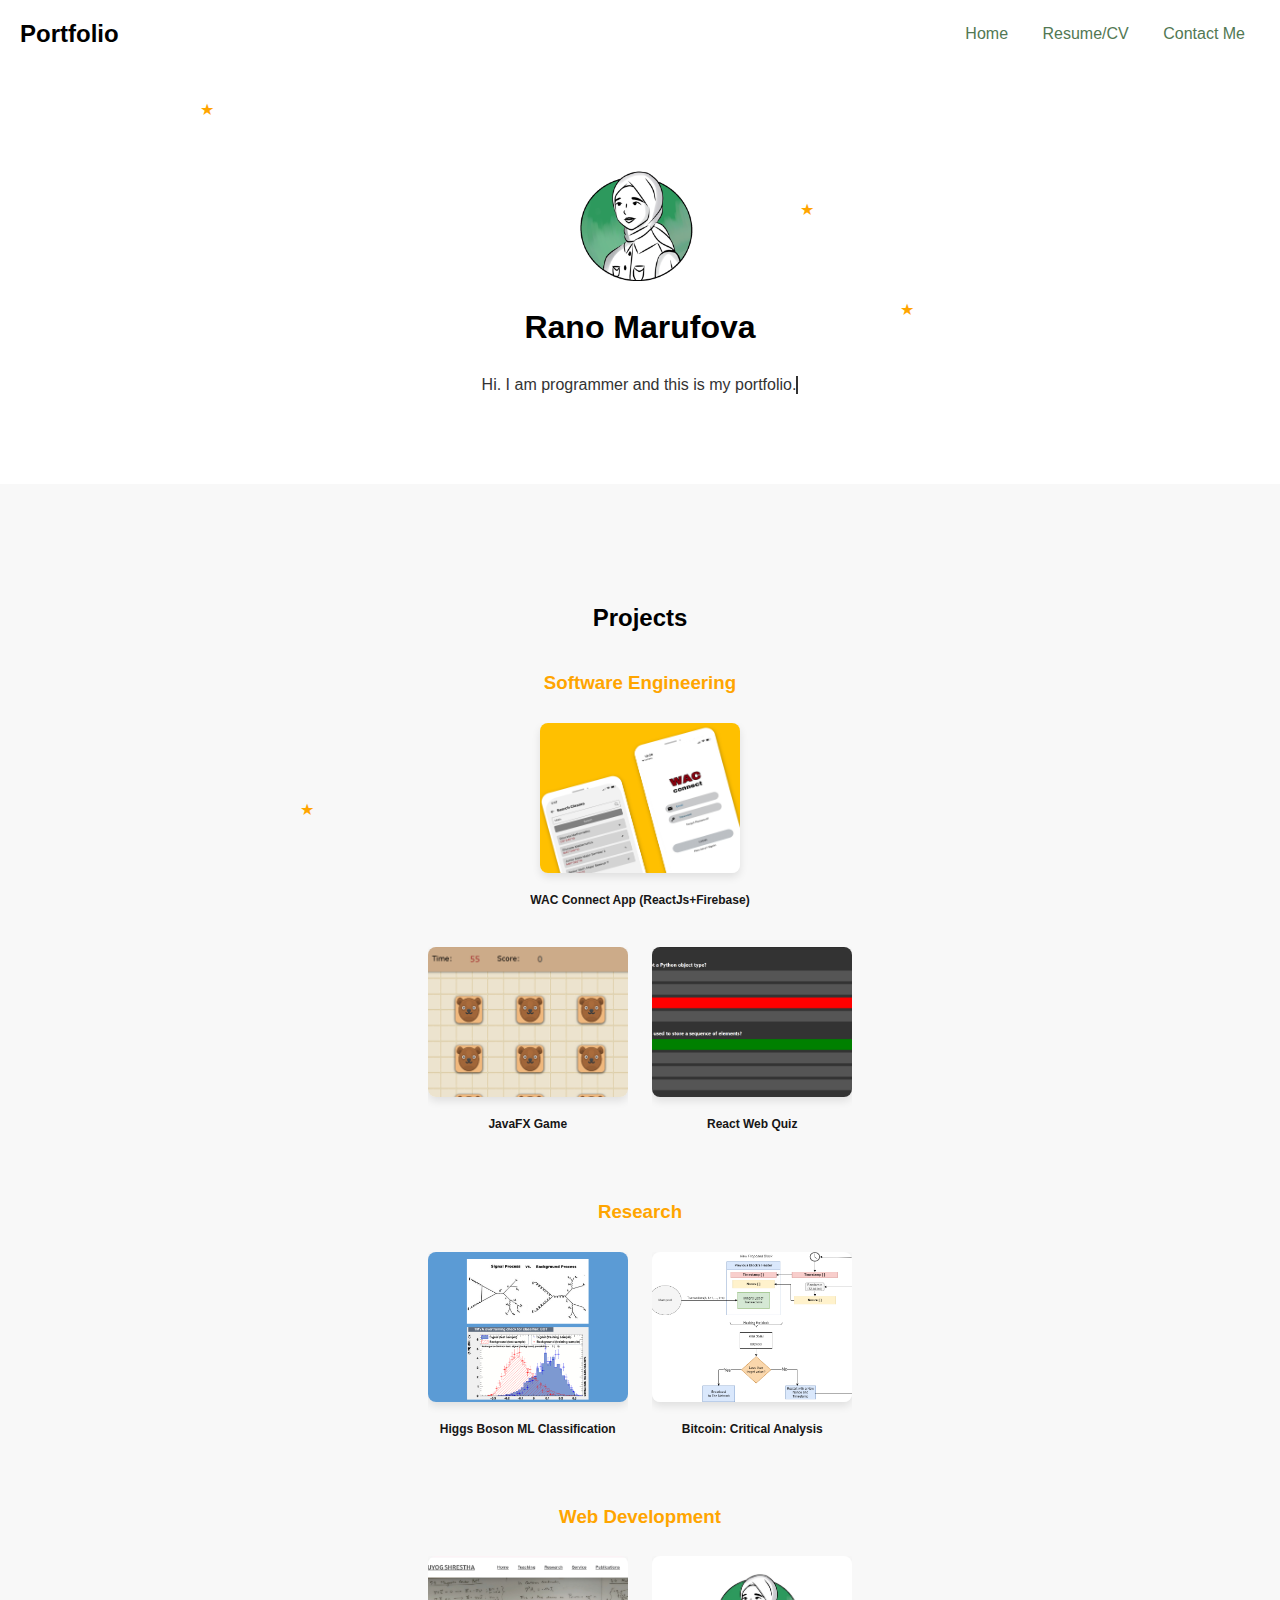
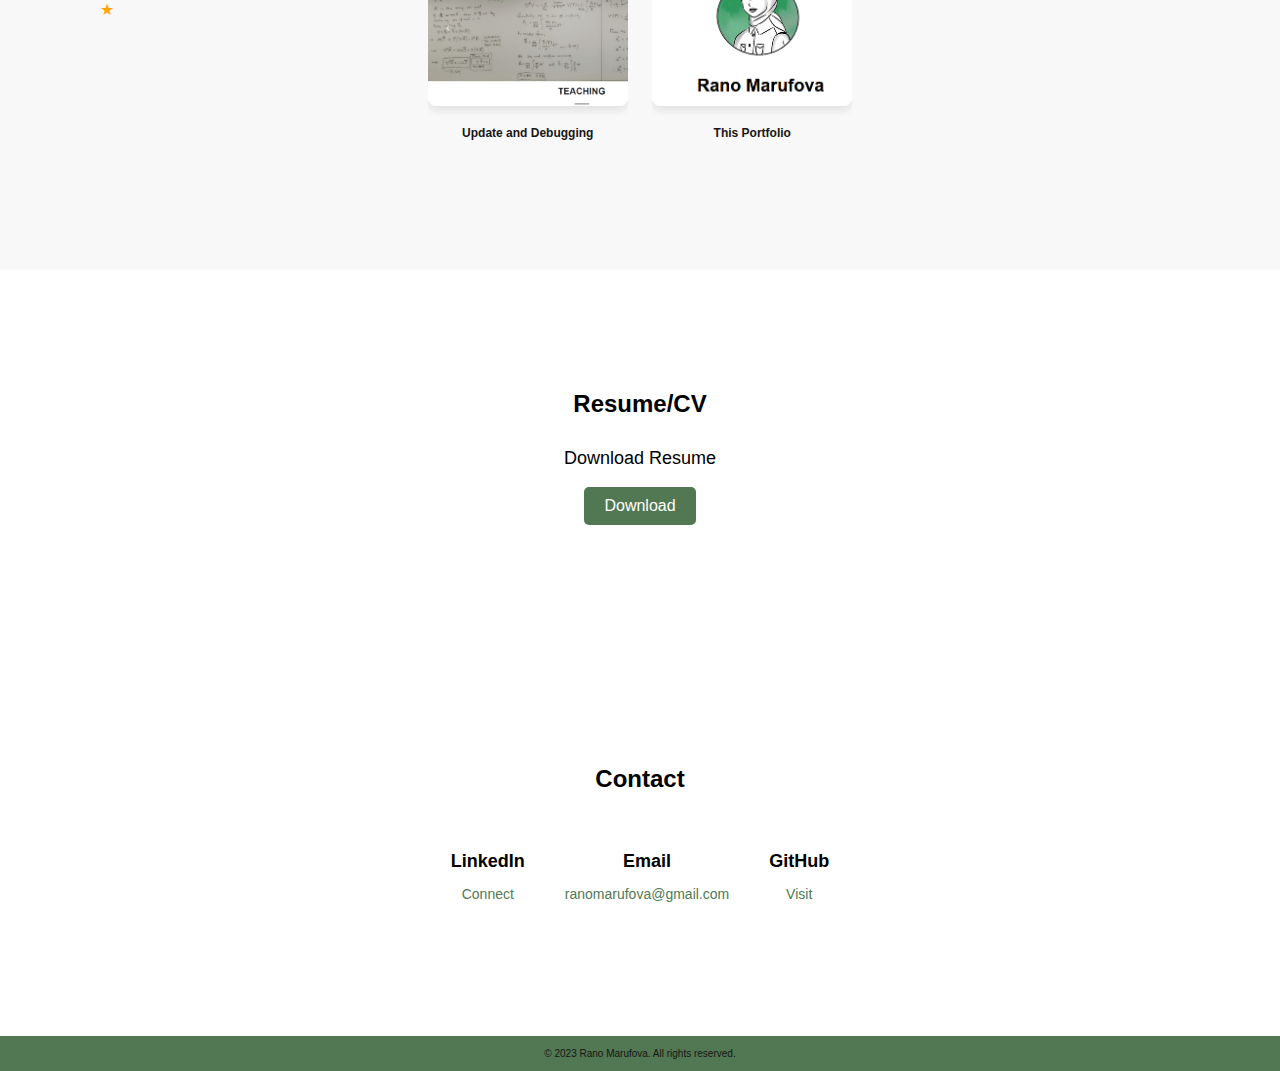
<file: index.html>
<!DOCTYPE html>
<html lang="en">

<head>
    <meta charset="UTF-8">
    <meta name="viewport" content="width=device-width, initial-scale=1.0">
    <link rel="stylesheet" href="styles.css">
    <title>Rano Marufova - Portfolio</title>
</head>

<body>
    <!-- Navigation Bar -->
    <div class="navbar">
                    <!-- Score Ledger -->
                    <div id="score-ledger1"></div>
        <div class="logo" href="index.html">Portfolio</div>
        <div class="nav-links">
            <a class ="n-link" href="#home">Home</a>
            <a href="#resume">Resume/CV</a>
            <a href="#contact">Contact Me</a>
        </div>
    </div>


    

<!-- Congrats Message with Stars Ledger -->
<div id="congrats-message" class="message-block">
    <p id="score-ledger2"></p>
    <div id="congrats-score-ledger"></div>
    <button id="close-congrats-message">OK</button>
    
</div>



    <!-- Home Section -->
    <section id="home" class="home-section">
        <div class="intro-container">
            <img class = "main_image" src=".\images\portrait.PNG" alt="Photo">
            <div class="intro-text">
                <h1>Rano Marufova</h1>
                <p id="intro-text">Hi. I am programmer and this is my portfolio.</p>
            </div>
        </div>
        <section class="scroll-down">
            <div class="scrolldown-wrapper">
                <p>scroll down</p>
                <div class="scrolldown">
                    <svg height="30" width="10">
                        <circle class="scrolldown-p1" cx="5" cy="15" r="2" />
                        <circle class="scrolldown-p2" cx="5" cy="15" r="2" />
                    </svg>
                </div>
            </div>
            <!-- <img src="down-arrow-icon.png" alt="Scroll Down Icon"> -->
        </div>
    </section>
    
<!-- Projects Section -->
<section id="projects" class="projects-section">
    <h2>Projects</h2>

    <!-- Category: Software Engineering -->
    <div class="project-category">
        <h3>Software Engineering</h3>

    <!-- Project 1 -->
    <div class="project">
        <img src="./images/software/wac_connect_preview.png" alt="React App" class="project-image">
        <div class="overlay"></div> 
        <h4>WAC Connect App (ReactJs+Firebase)</h4>
        <button class="view-project-btn"><a href="wac_connect.html">View Project</a></button>
    </div>
    </div>
    <!-- Project 2 -->
    <div class="project">
        <img src="./images/software/javafx_preview.png" alt="JavaFX Game" class="project-image">
        <div class="overlay"></div> 
        <h4>JavaFX Game</h4>
        <button class="view-project-btn"><a href="javafx.html">View Project</a></button>
    </div>
    <!-- Project 3 -->
    <div class="project">
        <img src="./images/software/quiz_react_web1.png" alt="React Web" class="project-image">
        <div class="overlay"></div> 
        <h4>React Web Quiz</h4>
        <button class="view-project-btn"><a href="quiz_react_web.html">View Project</a></button>
    </div>
    
    <!-- Category: Research -->
    <div class="project-category">
        <h3>Research</h3>
        <!-- Project 1 -->
        <div class="project">
            <img src="./images/research/higgs_bosson_preview.png" alt="Thesis" class="project-image">
            <div class="overlay"></div> 
            <h4>Higgs Boson ML Classification</h4>
            <button class="view-project-btn"><a href="higgs_boson.html">View Project</a></button>
        </div>
        <!-- Project 2 -->
        <div class="project">
            <img src="./images/thesis/thesis_preview.png" alt="Thesis" class="project-image">
            <div class="overlay"></div>
            <h4>Bitcoin: Critical Analysis</h4>
            <button class="view-project-btn"><a href="udergrad_thesis.html">View Project</a></button>
        </div>
    </div>

     <!-- Web Development -->
     <div class="project-category">
        <h3>Web Development</h3>
        <!-- Project 1 -->
        <div class="project">
            <img src="./images/web/suyog_shrestha_lab_review.png" alt="Preview" class="project-image">
            <div class="overlay"></div>
            <h4>Update and Debugging</h4>
            <button class="view-project-btn"><a href="https://theshresthalab.github.io/index.html">View Project</a></button>
        </div>
        <!-- Project 2 -->
        <div class="project">
            <img src="./images/web/current_site_preview.png" alt="Preview" class="project-image">
            <div class="overlay"></div>
            <h4>This Portfolio</h4>
            <button class="view-project-btn"><a href="https://rano-m.github.io/">View Project</a></button>
        </div>
    </div>
</section>




<!-- Resume Section -->
<section id="resume" class="resume-section">
    <div class="resume-container">
        <h2>Resume/CV</h2>
        <div class="resume-content">
            <!-- Resume Download Button -->
            <div class="resume-download">
                <p>Download Resume</p>
                <a href="./files/RanoMarufova_Resume.pdf" download="Rano_Marufova_Resume.pdf">
                    <button>Download</button>
                </a>
            </div>
            <!-- Additional Resume Content -->
            <!-- Add any additional content or details about your resume here -->
        </div>
    </div>
</section>
<!-- Hidden Stars -->
<div class="hidden-star" data-points="1" style="top: 100px; left: 200px;">&#9733;</div>
<div class="hidden-star" data-points="1" style="top: 300px; left: 900px;">&#9733;</div>
<div class="hidden-star" data-points="1" style="top: 800px; left: 300px;">&#9733;</div>
<div class="hidden-star" data-points="1" style="top: 200px; left: 800px;">&#9733;</div>
<div class="hidden-star" data-points="1" style="top: 1600px; left: 100px;">&#9733;</div>


<!-- Contact Section -->
<section id="contact" class="contact-section">
    <h2>Contact</h2>
    <div class="contact-info">
        <!-- LinkedIn -->
        <div class="contact-item">
            <h3>LinkedIn</h3>
            <p><a href="https://www.linkedin.com/in/r%D0%B0no-marufova/" target="_blank">Connect</a></p>
        </div>
        <!-- Email -->
        <div class="contact-item">
            <h3>Email</h3>
            <p><a href="ranomarufova@gmail.com">ranomarufova@gmail.com</a></p>
        </div>
        <!-- GitHub -->
        <div class="contact-item">
            <h3>GitHub</h3>
            <p><a href="https://github.com/rano-m" target="_blank">Visit</a></p>
        </div>
    </div>

</section>
    <script src="script.js">
    </script>
    <!-- Footer -->
<footer class="footer">
    <p>&copy; 2023 Rano Marufova. All rights reserved.</p>
</footer>  
</body>
</html>
</file>
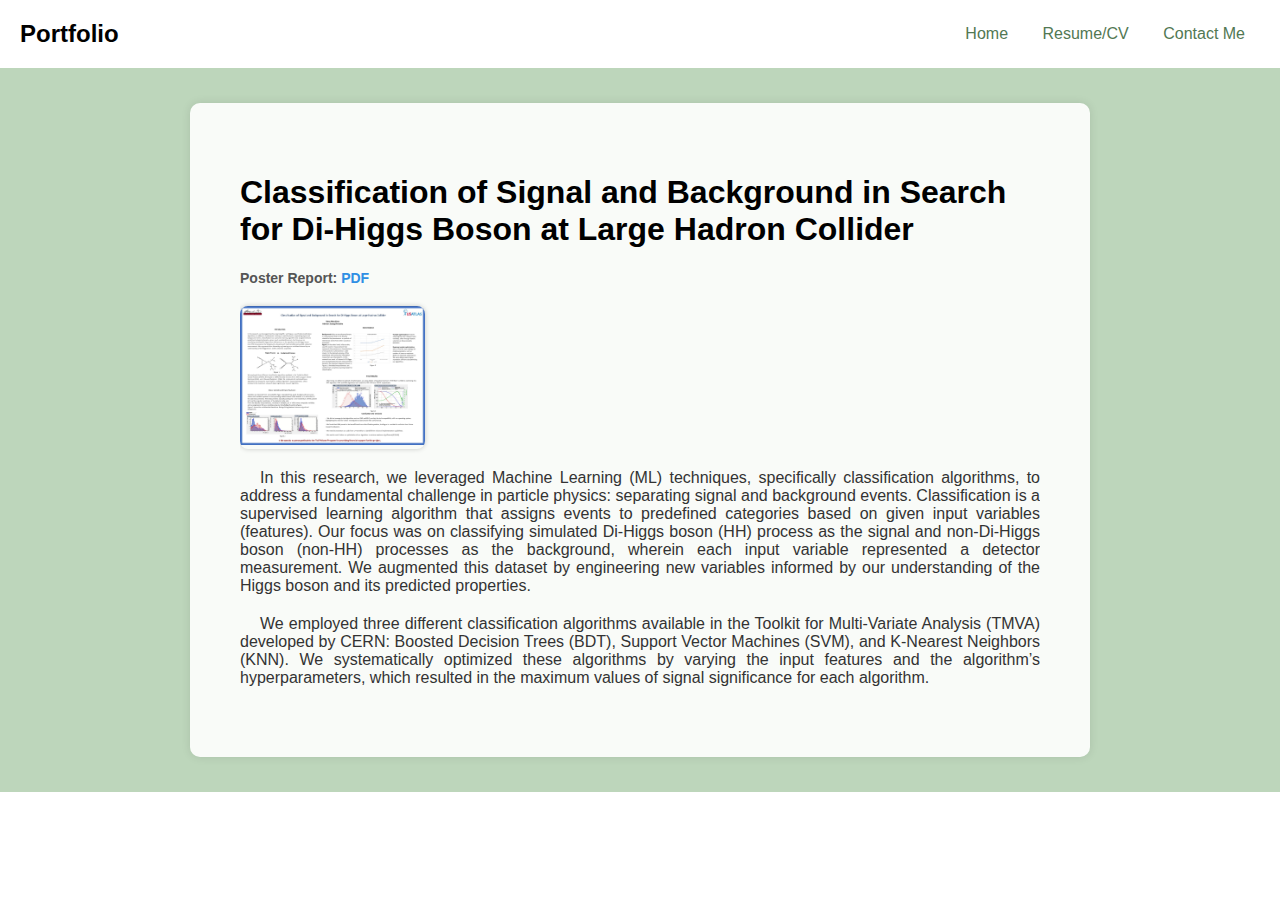
<file: higgs_boson.html>
<!DOCTYPE html>
<html lang="en">
<head>
    <meta charset="UTF-8">
    <meta name="viewport" content="width=device-width, initial-scale=1.0">
    <link rel="stylesheet" href="styles.css">
    <title>Project Details</title>
</head>
<body>
<!-- Navigation Bar -->
<div class="navbar">
    <!-- Score Ledger -->
    <div id="score-ledger1"></div>
    <a class="logo" href="index.html">Portfolio</a>
    <div class="nav-links">
        <a class="n-link" href="index.html#home">Home</a>
        <a href="index.html#resume">Resume/CV</a>
        <a href="index.html#contact">Contact Me</a>
    </div>
</div>

<div class="main-container">
    <div class="scrollable-section">
        <div class="project">
            <h1 class="project-title">Classification of Signal and Background in Search for Di-Higgs Boson at Large Hadron Collider</h1>
            <p class="code-link"><strong>Poster Report:</strong> <a href="./files/Higgs_Boson_Classification_Poster_RanoMarufova.pdf" target="_blank">PDF</a></p>
            <div class="image-grid">
                <a href="./images/research/higgs_bosson_1.jpg" class="image-link" onclick="openImage('./images/research/higgs_bosson_1.jpg')">
                    <img src="./images/research/higgs_bosson_1.jpg" alt="Project Image">
                </a>
            </div>
            <p class="project-description">
                In this research, we leveraged Machine Learning (ML) techniques, specifically classification
algorithms, to address a fundamental challenge in particle physics: separating signal and
background events. Classification is a supervised learning algorithm that assigns events to
predefined categories based on given input variables (features). Our focus was on classifying
simulated Di-Higgs boson (HH) process as the signal and non-Di-Higgs boson (non-HH)
processes as the background, wherein each input variable represented a detector
measurement. We augmented this dataset by engineering new variables informed by our
understanding of the Higgs boson and its predicted properties.
</p>
<p class="project-description">
We employed three different classification algorithms available in the Toolkit for Multi-Variate
Analysis (TMVA) developed by CERN: Boosted Decision Trees (BDT), Support Vector Machines
(SVM), and K-Nearest Neighbors (KNN). We systematically optimized these algorithms by
varying the input features and the algorithm’s hyperparameters, which resulted in the
maximum values of signal significance for each algorithm. 
            </p>
        </div>
    </div>

    <!-- Image Modal -->
<div class="image-modal" id="imageModal" onclick="closeImage()">
    <span class="close-modal" onclick="closeImage()">&times;</span>
    <button class="modal-btn" id="prevBtn" onclick="changeImage(-1)">&#8249;</button>
    <img class="modal-content" id="modalImage">
    <button class="modal-btn" id="nextBtn" onclick="changeImage(1)">&#8250;</button>
</div>

</div>

<script src="script.js"></script>


</body>
</html>
</file>
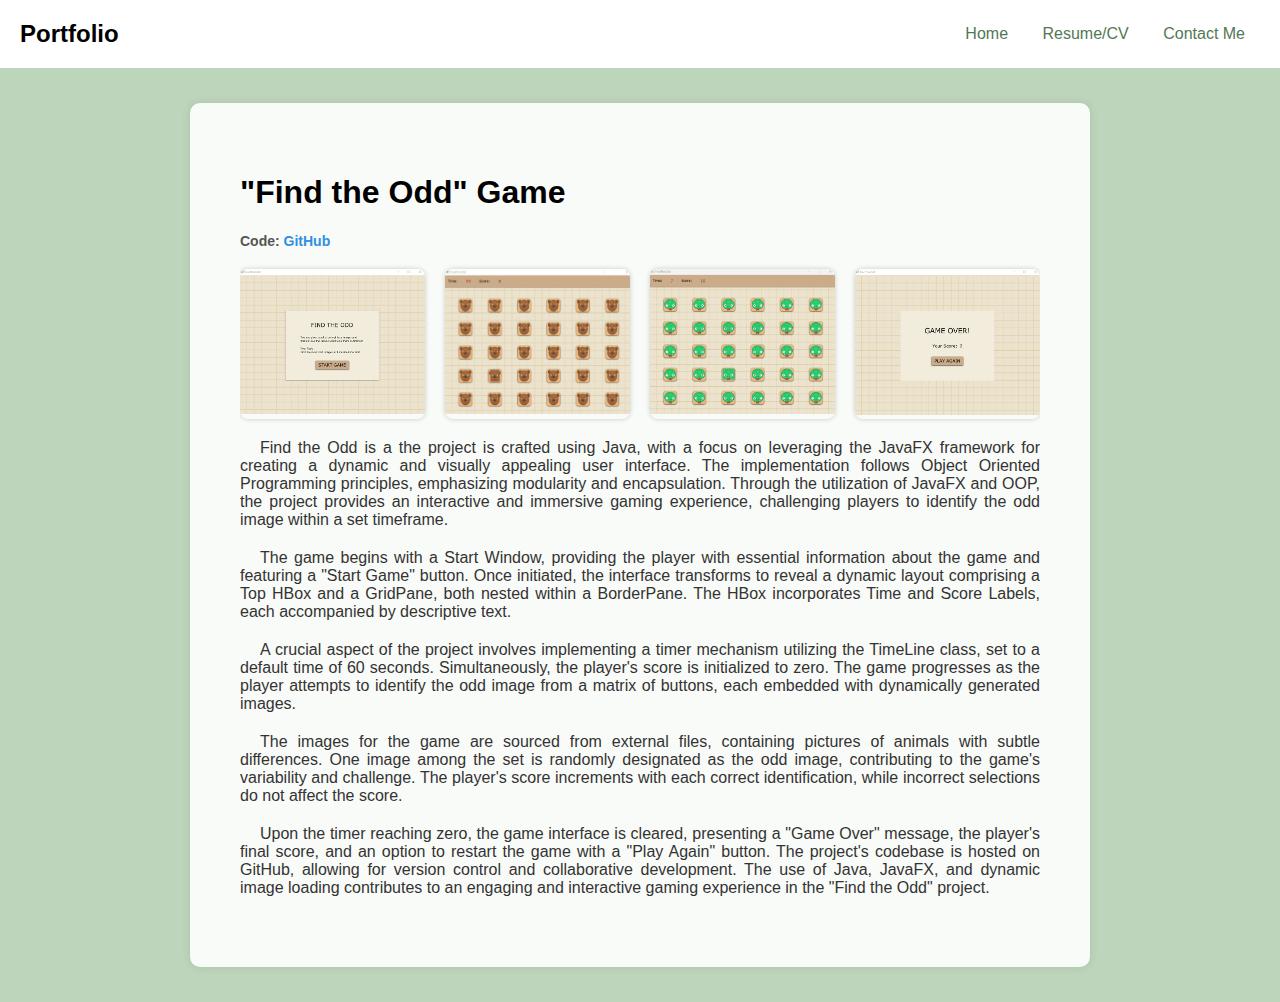
<file: javafx.html>
<!DOCTYPE html>
<html lang="en">
<head>
    <meta charset="UTF-8">
    <meta name="viewport" content="width=device-width, initial-scale=1.0">
    <link rel="stylesheet" href="styles.css">
    <title>Project Details</title>
</head>
<body>
<!-- Navigation Bar -->
<div class="navbar">
    <!-- Score Ledger -->
    <div id="score-ledger1"></div>
    <a class="logo" href="index.html">Portfolio</a>
    <div class="nav-links">
        <a class="n-link" href="index.html#home">Home</a>
        <a href="index.html#resume">Resume/CV</a>
        <a href="index.html#contact">Contact Me</a>
    </div>
</div>

<div class="main-container">
    <!-- Scrollable Section -->
    <div class="scrollable-section">
        <!-- Project 1 -->
        <div class="project">
            <h1 class="project-title">"Find the Odd" Game</h1>
            <p class="code-link"><strong>Code:</strong> <a href="https://github.com/rano-m/FindTheOdd" target="_blank">GitHub</a></p>
            <div class="image-grid">
                <a href="./images/software/javafx_2.png" class="image-link" onclick="openImage('./images/software/javafx_2.png')">
                    <img src="./images/software/javafx_2.png" alt="Project Image">
                </a>
                <a href="./images/software/preview.png" class="image-link" onclick="openImage('./images/software/preview.png')">
                    <img src="./images/software/preview.png" alt="Project Image">
                </a>
                <a href="./images/software/javafx_4.png" class="image-link" onclick="openImage('./images/software/javafx_4.png')">
                    <img src="./images/software/javafx_4.png" alt="Project Image">
                </a>
                <a href="./images/software/javafx_3.png" class="image-link" onclick="openImage('./images/software/javafx_3.png')">
                    <img src="./images/software/javafx_3.png" alt="Project Image">
                </a>
            </div>
            <p class="project-description">
                Find the Odd is a  the project is crafted using Java, with a focus on leveraging the JavaFX framework for creating a dynamic and visually appealing user interface. The implementation follows Object Oriented Programming principles, emphasizing modularity and encapsulation. Through the utilization of JavaFX and OOP, the project provides an interactive and immersive gaming experience, challenging players to identify the odd image within a set timeframe.
            </p>
            <p class="project-description">
                The game begins with a Start Window, providing the player with essential information about the game and featuring a "Start Game" button. Once initiated, the interface transforms to reveal a dynamic layout comprising a Top HBox and a GridPane, both nested within a BorderPane. The HBox incorporates Time and Score Labels, each accompanied by descriptive text.
            </p>
            <p class="project-description">
                A crucial aspect of the project involves implementing a timer mechanism utilizing the TimeLine class, set to a default time of 60 seconds. Simultaneously, the player's score is initialized to zero. The game progresses as the player attempts to identify the odd image from a matrix of buttons, each embedded with dynamically generated images.
            </p>
            <p class="project-description">
                The images for the game are sourced from external files, containing pictures of animals with subtle differences. One image among the set is randomly designated as the odd image, contributing to the game's variability and challenge. The player's score increments with each correct identification, while incorrect selections do not affect the score.
            </p>
            <p class="project-description">
                Upon the timer reaching zero, the game interface is cleared, presenting a "Game Over" message, the player's final score, and an option to restart the game with a "Play Again" button. The project's codebase is hosted on GitHub, allowing for version control and collaborative development. The use of Java, JavaFX, and dynamic image loading contributes to an engaging and interactive gaming experience in the "Find the Odd" project.
            </p>
        </div>
    </div>

    <!-- Image Modal -->
<div class="image-modal" id="imageModal" onclick="closeImage()">
    <span class="close-modal" onclick="closeImage()">&times;</span>
    <button class="modal-btn" id="prevBtn" onclick="changeImage(-1)">&#8249;</button>
    <img class="modal-content" id="modalImage">
    <button class="modal-btn" id="nextBtn" onclick="changeImage(1)">&#8250;</button>
</div>

</div>

<script src="script.js">
</script>


</body>
</html>
</file>
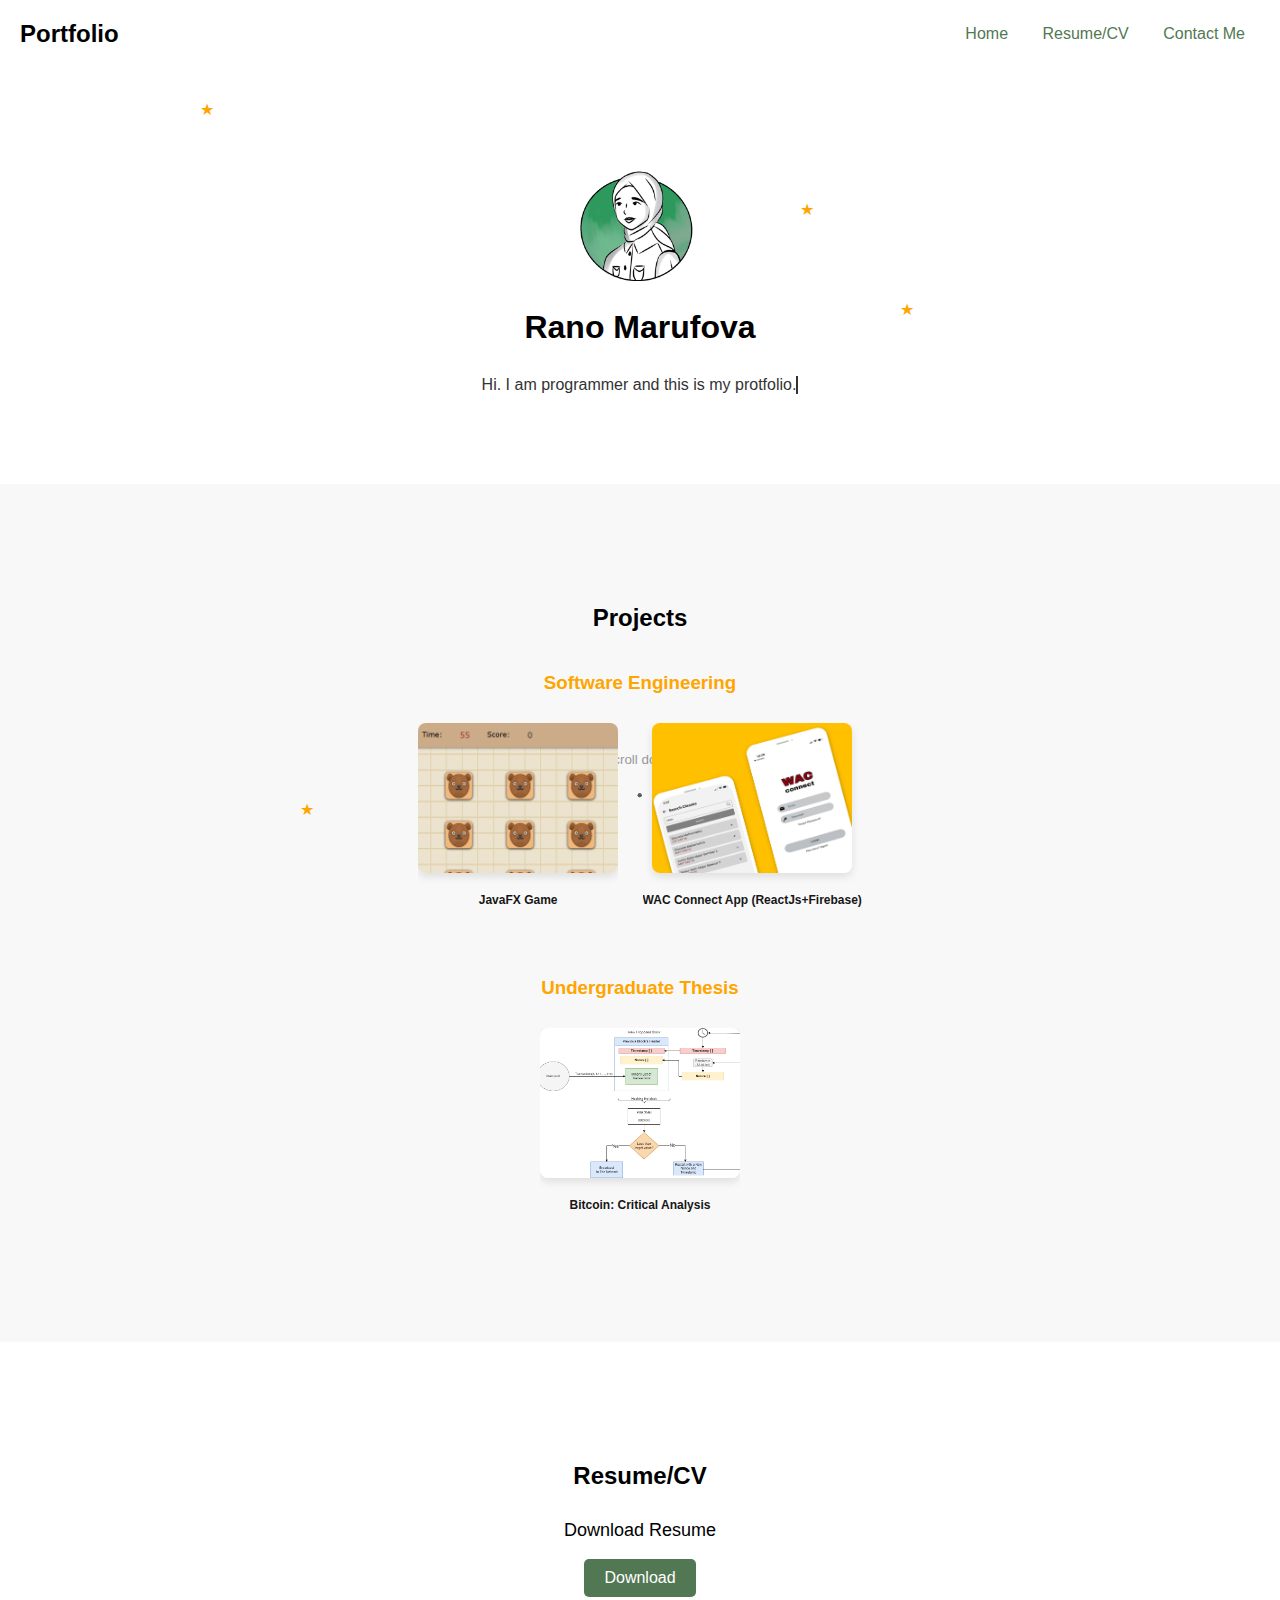
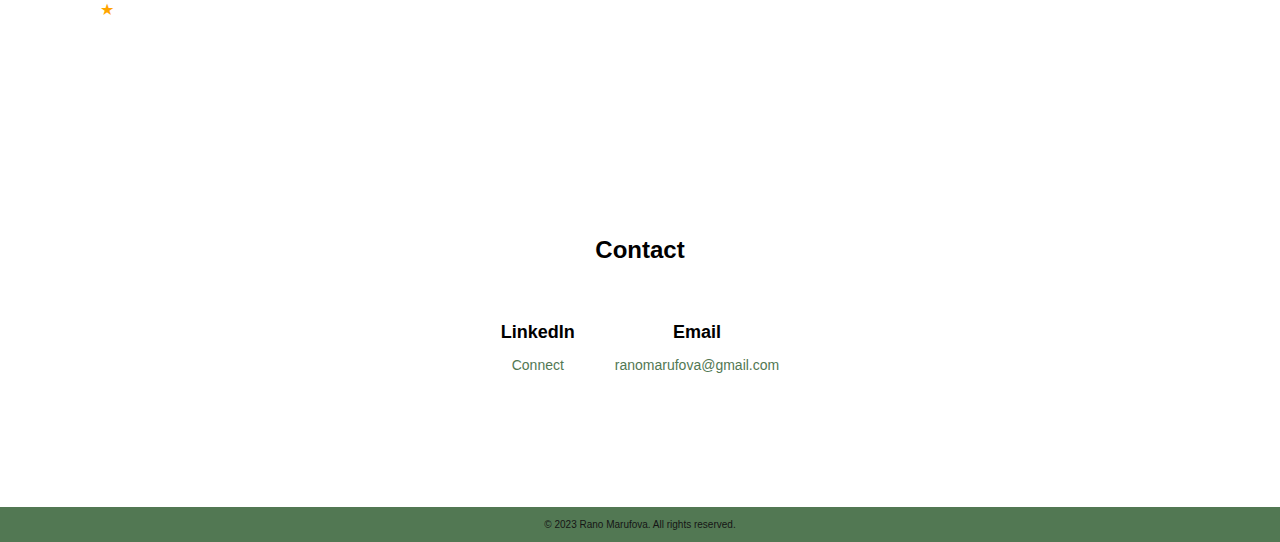
<file: portfolio.html>
<!DOCTYPE html>
<html lang="en">

<head>
    <meta charset="UTF-8">
    <meta name="viewport" content="width=device-width, initial-scale=1.0">
    <link rel="stylesheet" href="styles.css">
    <title>Rano Marufova - Portfolio</title>
</head>

<body>
    <!-- Navigation Bar -->
    <div class="navbar">
                    <!-- Score Ledger -->
                    <div id="score-ledger1"></div>
        <div class="logo" href="index.html">Portfolio</div>
        <div class="nav-links">
            <a class ="n-link" href="#home">Home</a>
            <a href="#resume">Resume/CV</a>
            <a href="#contact">Contact Me</a>
        </div>
    </div>


    

<!-- Congrats Message with Stars Ledger -->
<div id="congrats-message" class="message-block">
    <p id="score-ledger2"></p>
    <div id="congrats-score-ledger"></div>
    <button id="close-congrats-message">OK</button>
    
</div>



    <!-- Home Section -->
    <section id="home" class="home-section">
        <div class="intro-container">
            <img class = "main_image" src=".\images\portrait.PNG" alt="Photo">
            <div class="intro-text">
                <h1>Rano Marufova</h1>
                <p id="intro-text">Hi. I am programmer and this is my protfolio.</p>
            </div>
        </div>
        <section class="scroll-down">
            <div class="scrolldown-wrapper">
                <p>scroll down</p>
                <div class="scrolldown">
                    <svg height="30" width="10">
                        <circle class="scrolldown-p1" cx="5" cy="15" r="2" />
                        <circle class="scrolldown-p2" cx="5" cy="15" r="2" />
                    </svg>
                </div>
            </div>
            <!-- <img src="down-arrow-icon.png" alt="Scroll Down Icon"> -->
        </div>
    </section>
    
<!-- Projects Section -->
<section id="projects" class="projects-section">
    <h2>Projects</h2>

    <!-- Category: Web Development -->
    <div class="project-category">
        <h3>Software Engineering</h3>
        <!-- Project 1 -->
        <div class="project">
            <img src="./images/software/javafx_preview.png" alt="JavaFX Game" class="project-image">
            <div class="overlay"></div> 
            <h4>JavaFX Game</h4>
            <button class="view-project-btn"><a href="javafx.html">View Project</a></button>
        </div>

        <!-- Project 2 -->
        <div class="project">
            <img src="./images/software/wac_connect_preview.png" alt="JavaFX Game" class="project-image">
            <div class="overlay"></div> 
            <h4>WAC Connect App (ReactJs+Firebase)</h4>
            <button class="view-project-btn"><a href="wac_connect.html">View Project</a></button>
        </div>
    </div>

    <!-- Category: Mobile Apps -->
    <div class="project-category">
        <h3>Undergraduate Thesis</h3>
        <!-- Project 1 -->
        <div class="project">
            <img src="./images/thesis/thesis_preview.png" alt="Thesis" class="project-image">
            <div class="overlay"></div> 
            <h4>Bitcoin: Critical Analysis</h4>
            <button class="view-project-btn"><a href="udergrad_thesis.html">View Project</a></button>
        </div>
    </div>
</section>


<!-- Resume Section -->
<section id="resume" class="resume-section">
    <div class="resume-container">
        <h2>Resume/CV</h2>
        <div class="resume-content">
            <!-- Resume Download Button -->
            <div class="resume-download">
                <p>Download Resume</p>
                <a href="./files/RanoMarufova_Resume.pdf" download="Rano_Marufova_Resume.pdf">
                    <button>Download</button>
                </a>
            </div>
            <!-- Additional Resume Content -->
            <!-- Add any additional content or details about your resume here -->
        </div>
    </div>
</section>
<!-- Hidden Stars -->
<div class="hidden-star" data-points="1" style="top: 100px; left: 200px;">&#9733;</div>
<div class="hidden-star" data-points="1" style="top: 300px; left: 900px;">&#9733;</div>
<div class="hidden-star" data-points="1" style="top: 800px; left: 300px;">&#9733;</div>
<div class="hidden-star" data-points="1" style="top: 200px; left: 800px;">&#9733;</div>
<div class="hidden-star" data-points="1" style="top: 1600px; left: 100px;">&#9733;</div>


<!-- Contact Section -->
<section id="contact" class="contact-section">
    <h2>Contact</h2>
    <div class="contact-info">
        <!-- LinkedIn -->
        <div class="contact-item">
            <h3>LinkedIn</h3>
            <p><a href="https://www.linkedin.com/in/r%D0%B0no-marufova/" target="_blank">Connect</a></p>
        </div>
        <!-- Email -->
        <div class="contact-item">
            <h3>Email</h3>
            <p><a href="ranomarufova@gmail.com">ranomarufova@gmail.com</a></p>
        </div>
        <!-- Additional Contact Information -->
        <!-- Add any additional contact information or social media links here -->
    </div>

</section>
    <script src="script.js">
    </script>
    <!-- Footer -->
<footer class="footer">
    <p>&copy; 2023 Rano Marufova. All rights reserved.</p>
</footer>  
</body>
</html>
</file>
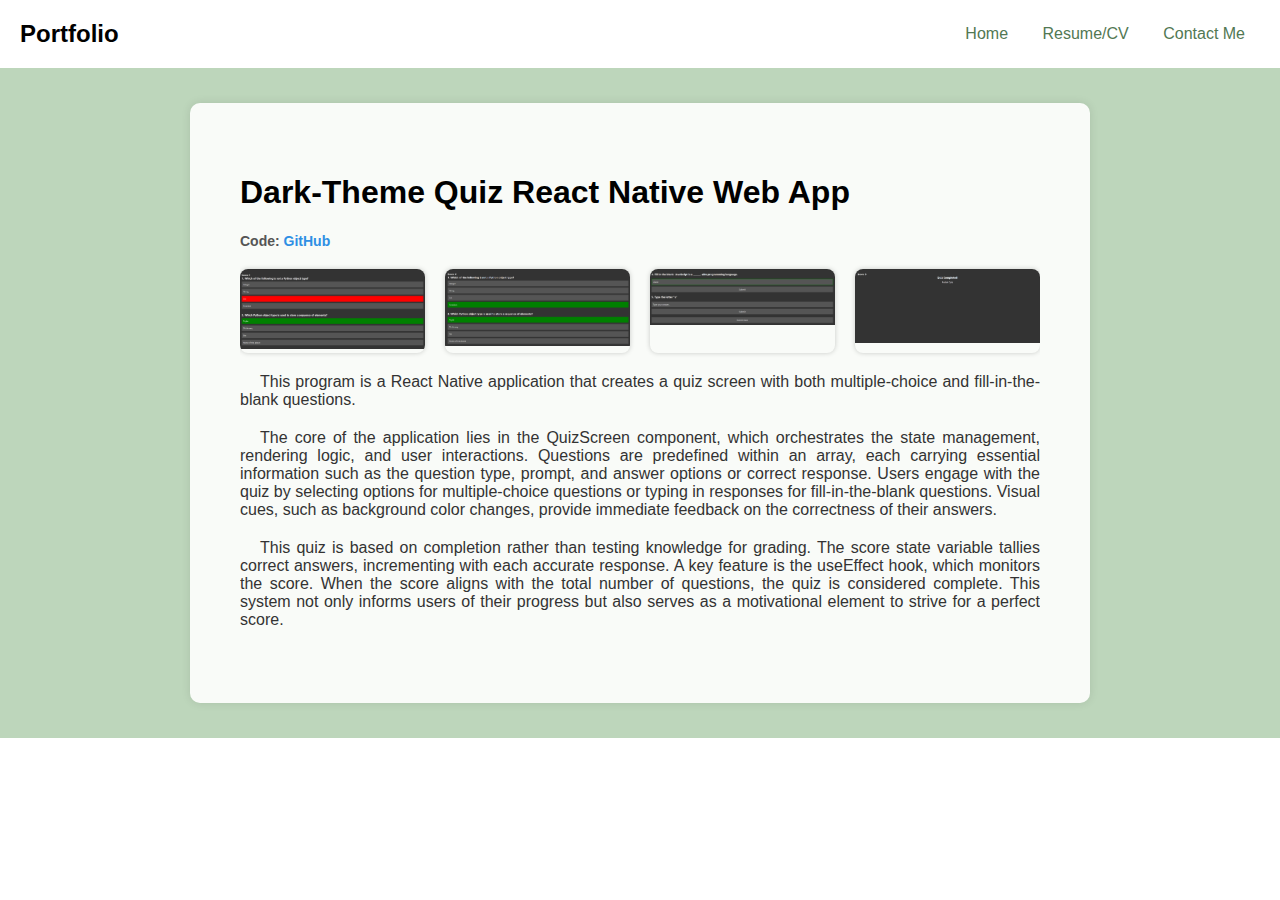
<file: quiz_react_web.html>
<!DOCTYPE html>
<html lang="en">
<head>
    <meta charset="UTF-8">
    <meta name="viewport" content="width=device-width, initial-scale=1.0">
    <link rel="stylesheet" href="styles.css">
    <title>Project Details</title>
</head>
<body>
<!-- Navigation Bar -->
<div class="navbar">
    <!-- Score Ledger -->
    <div id="score-ledger1"></div>
    <a class="logo" href="index.html">Portfolio</a>
    <div class="nav-links">
        <a class="n-link" href="index.html#home">Home</a>
        <a href="index.html#resume">Resume/CV</a>
        <a href="index.html#contact">Contact Me</a>
    </div>
</div>

<div class="main-container">
    <div class="scrollable-section">
        <div class="project">
            <h1 class="project-title">Dark-Theme Quiz React Native Web App</h1>
            <p class="code-link"><strong>Code:</strong> <a href="https://github.com/shaunramsey/dev-in-web/blob/rano/FireBaseExample/QuizScreen.js" target="_blank">GitHub</a></p>
            <div class="image-grid">
                <a href="./images/software/quiz_react_web1.png" class="image-link" onclick="openImage('./images/software/quiz_react_web1.png')">
                    <img src="./images/software/quiz_react_web1.png" alt="Project Image">
                </a>
                <a href="./images/software/quiz_react_web2.png" class="image-link" onclick="openImage('./images/software/quiz_react_web2.png')">
                    <img src="./images/software/quiz_react_web2.png" alt="Project Image">
                </a>
                <a href="./images/software/quiz_react_web3.png" class="image-link" onclick="openImage('./images/software/quiz_react_web3.png')">
                    <img src="./images/software/quiz_react_web3.png" alt="Project Image">
                </a>
                <a href="./images/software/quiz_react_web4.png" class="image-link" onclick="openImage('./images/software/quiz_react_web4.png')">
                    <img src="./images/software/quiz_react_web4.png" alt="Project Image">
                </a>
            </div>
            <p class="project-description">
                This program is a React Native application that creates a quiz screen with both multiple-choice and fill-in-the-blank questions.
            </p>
            <p class="project-description">
                The core of the application lies in the QuizScreen component, which orchestrates the state management, rendering logic, and user interactions. Questions are predefined within an array, each carrying essential information such as the question type, prompt, and answer options or correct response. Users engage with the quiz by selecting options for multiple-choice questions or typing in responses for fill-in-the-blank questions. Visual cues, such as background color changes, provide immediate feedback on the correctness of their answers.
            </p>
            <p class="project-description">
                This quiz is based on completion rather than testing knowledge for grading. The score state variable tallies correct answers, incrementing with each accurate response. A key feature is the useEffect hook, which monitors the score. When the score aligns with the total number of questions, the quiz is considered complete. This system not only informs users of their progress but also serves as a motivational element to strive for a perfect score.
            </p>
            <p class="project-description">
            </p>
        </div>
    </div>

    <!-- Image Modal -->
<div class="image-modal" id="imageModal" onclick="closeImage()">
    <span class="close-modal" onclick="closeImage()">&times;</span>
    <button class="modal-btn" id="prevBtn" onclick="changeImage(-1)">&#8249;</button>
    <img class="modal-content" id="modalImage">
    <button class="modal-btn" id="nextBtn" onclick="changeImage(1)">&#8250;</button>
</div>

</div>

<script src="script.js"></script>


</body>
</html>
</file>
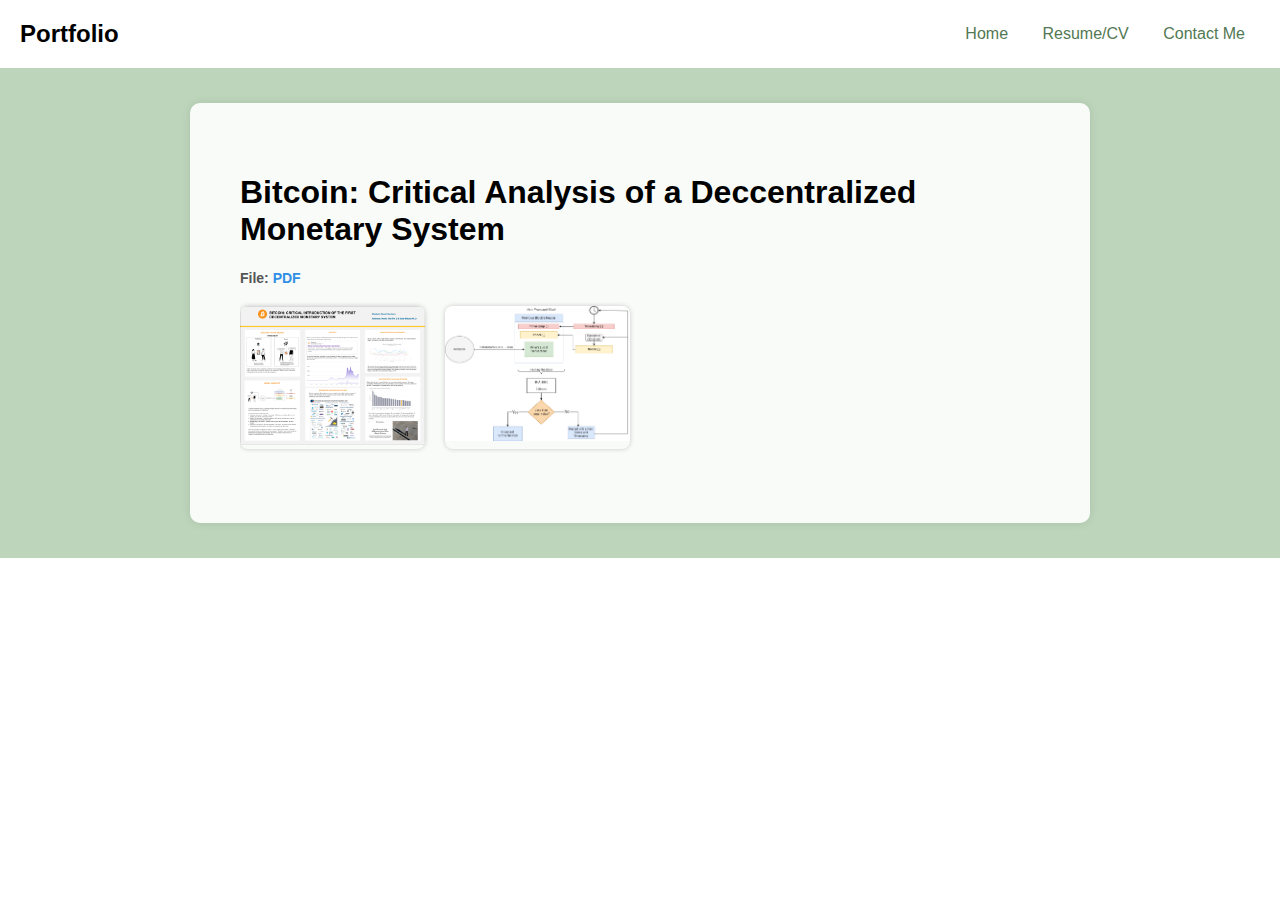
<file: udergrad_thesis.html>
<!DOCTYPE html>
<html lang="en">
<head>
    <meta charset="UTF-8">
    <meta name="viewport" content="width=device-width, initial-scale=1.0">
    <link rel="stylesheet" href="styles.css">
    <title>Project Details</title>
</head>
<body>
<!-- Navigation Bar -->
<div class="navbar">
    <!-- Score Ledger -->
    <div id="score-ledger1"></div>
    <a class="logo" href="index.html">Portfolio</a>
    <div class="nav-links">
        <a class="n-link" href="index.html#home">Home</a>
        <a href="index.html#resume">Resume/CV</a>
        <a href="index.html#contact">Contact Me</a>
    </div>
</div>

<div class="main-container">
    <div class="scrollable-section">
        <div class="project">
            <h1 class="project-title">Bitcoin: Critical Analysis of a Deccentralized Monetary System</h1>
            <p class="code-link"><strong>File:</strong> <a href="./files/Bitcoin_SCE_RanoMarufova_Final.pdf" target="_blank">PDF</a></p>
            <div class="image-grid">
                <a href="./images/thesis/Thesis_Poster.png" class="image-link" onclick="openImage('./images/thesis/Thesis_Poster.png')">
                    <img src="./images/thesis/Thesis_Poster.png" alt="Project Image">
                </a>
                <a href="./images/thesis/thesis_preview.png" class="image-link" onclick="openImage('./images/thesis/thesis_preview.png')">
                    <img src="./images/thesis/thesis_preview.png" alt="Project Image">
                </a>
            </div>
            <p class="project-description">
            </p>
        </div>
    </div>

    <!-- Image Modal -->
<div class="image-modal" id="imageModal" onclick="closeImage()">
    <span class="close-modal" onclick="closeImage()">&times;</span>
    <button class="modal-btn" id="prevBtn" onclick="changeImage(-1)">&#8249;</button>
    <img class="modal-content" id="modalImage">
    <button class="modal-btn" id="nextBtn" onclick="changeImage(1)">&#8250;</button>
</div>

</div>

<script src="script.js"></script>


</body>
</html>
</file>
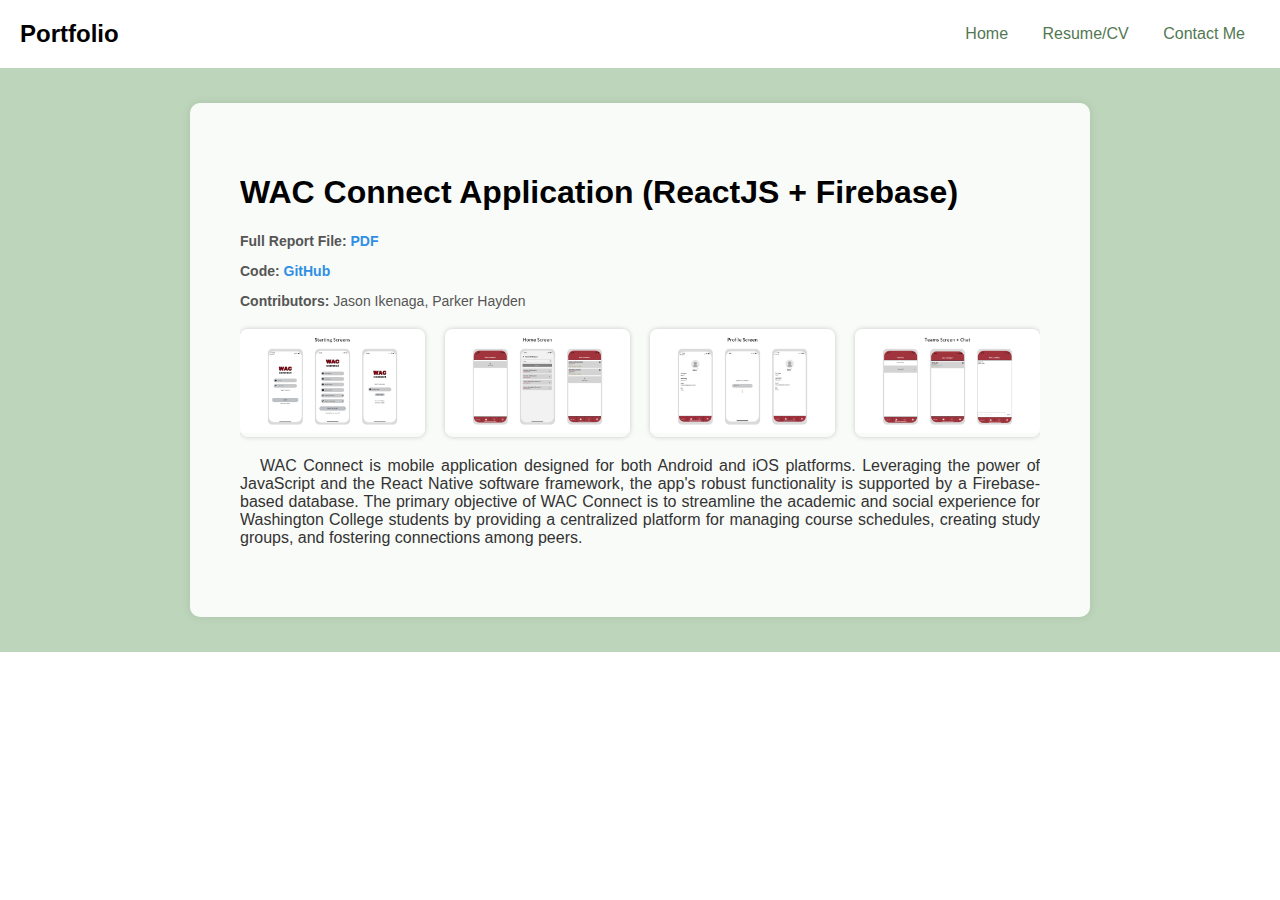
<file: wac_connect.html>
<!DOCTYPE html>
<html lang="en">
<head>
    <meta charset="UTF-8">
    <meta name="viewport" content="width=device-width, initial-scale=1.0">
    <link rel="stylesheet" href="styles.css">
    <title>Project Details</title>
</head>
<body>
<!-- Navigation Bar -->
<div class="navbar">
    <!-- Score Ledger -->
    <div id="score-ledger1"></div>
    <a class="logo" href="index.html">Portfolio</a>
    <div class="nav-links">
        <a class="n-link" href="index.html#home">Home</a>
        <a href="index.html#resume">Resume/CV</a>
        <a href="index.html#contact">Contact Me</a>
    </div>
</div>

<div class="main-container">
    <div class="scrollable-section">
        <div class="project">
            <h1 class="project-title">WAC Connect Application (ReactJS + Firebase)</h1>
            <p class="code-link"><strong>Full Report File:</strong> <a href="./files/WacConnect_ReactApp_RanoMarufova_Final.pdf" target="_blank">PDF</a></p>
            <p class="code-link"><strong>Code:</strong> <a href="https://github.com/JIKENAGA/Team103.2" target="_blank">GitHub</a></p>
            <p class="code-link"><strong>Contributors:</strong> Jason Ikenaga, Parker Hayden</p>
            <div class="image-grid">
                <a href="./images/software/wc_1.jpg" class="image-link" onclick="openImage('./images/software/wc_1.jpg')">
                    <img src="./images/software/wc_1.jpg" alt="Project Image">
                </a>
                <a href="./images/software/wc_2.jpg" class="image-link" onclick="openImage('./images/software/wc_2.jpg')">
                    <img src="./images/software/wc_2.jpg" alt="Project Image">
                </a>
                <a href="./images/software/wc_3.jpg" class="image-link" onclick="openImage('./images/software/wc_3.jpg')">
                    <img src="./images/software/wc_3.jpg" alt="Project Image">
                </a>
                <a href="./images/software/wc_4.jpg" class="image-link" onclick="openImage('./images/software/wc_4.jpg')">
                    <img src="./images/software/wc_4.jpg" alt="Project Image">
                </a>
            </div>
            <p class="project-description">
                WAC Connect is mobile application designed for both Android and iOS platforms. Leveraging the power of JavaScript and the React Native software framework, the app's robust functionality is supported by a Firebase-based database. The primary objective of WAC Connect is to streamline the academic and social experience for Washington College students by providing a centralized platform for managing course schedules, creating study groups, and fostering connections among peers.
            </p>
        </div>
    </div>

    <!-- Image Modal -->
<div class="image-modal" id="imageModal" onclick="closeImage()">
    <span class="close-modal" onclick="closeImage()">&times;</span>
    <button class="modal-btn" id="prevBtn" onclick="changeImage(-1)">&#8249;</button>
    <img class="modal-content" id="modalImage">
    <button class="modal-btn" id="nextBtn" onclick="changeImage(1)">&#8250;</button>
</div>

</div>

<script>
    document.addEventListener('DOMContentLoaded', function () {
        const modal = document.getElementById('imageModal');
        const modalImage = document.getElementById('modalImage');
        const imageLinks = document.querySelectorAll('.image-link');
        const prevBtn = document.getElementById('prevBtn');
        const nextBtn = document.getElementById('nextBtn');
        let currentIndex = 0;

        imageLinks.forEach(function (link, index) {
            link.addEventListener('click', function (event) {
                event.preventDefault();
                currentIndex = index;
                const imagePath = this.getAttribute('href');
                openImage(imagePath);
            });
        });

        modal.addEventListener('click', function () {
            closeImage();
        });

        modalImage.addEventListener('click', function (event) {
            event.stopPropagation();
        });

        prevBtn.addEventListener('click', function (event) {
            event.stopPropagation();
            changeImage(-1);
        });

        nextBtn.addEventListener('click', function (event) {
            event.stopPropagation();
            changeImage(1);
        });

        document.addEventListener('keydown', function (event) {
            if (event.key === 'Escape') {
                closeImage();
            } else if (event.key === 'ArrowLeft') {
                changeImage(-1);
            } else if (event.key === 'ArrowRight') {
                changeImage(1);
            }
        });

        function openImage(imagePath) {
            modal.style.display = 'flex';
            modalImage.src = imagePath;
        }

        function closeImage() {
            modal.style.display = 'none';
        }

        function changeImage(direction) {
            currentIndex += direction;

            if (currentIndex < 0) {
                currentIndex = imageLinks.length - 1;
            } else if (currentIndex >= imageLinks.length) {
                currentIndex = 0;
            }

            const imagePath = imageLinks[currentIndex].getAttribute('href');
            openImage(imagePath);
        }
    });
</script>


</body>
</html>
</file>
<file: styles.css>
* {
    box-sizing: border-box;
}

body {
    margin: 0;
    padding: 0;
    font-family: 'Arial', sans-serif;
    overflow-x: hidden;
    display: flex;
    flex-direction: column;
    min-height: 100vh;
    background-color: rgba(255, 255, 255, 0.8);
}


.navbar {
    display: flex;
    justify-content: space-between;
    align-items: center;
    padding: 20px;
    background-color: rgba(255, 255, 255, 0.8);
    position: relative;
    width: 100%;
    z-index: 1000;
}

.logo {
    font-size: 24px;
    font-weight: bold;
    color: #000;
    text-decoration: none;
}

.nav-links a {
    margin: 0 15px;
    text-decoration: none;
    color: #527853; 
    transition: color 0.3s ease; 
}

.nav-links a:hover {
    color: orange;
}

.home-section {
    padding: 100px 0;
    padding-bottom: 0px;
    text-align: center;
    
}

.intro-container {
    display: flex;
    justify-content: center;
    align-items: center;
    flex-direction: column;
}

#intro-text {
    margin: 30px;
    color: #333;
    white-space: pre;
    overflow: hidden;
    border-right: 2px solid #333;
    animation: typing 3s steps(30, end);
    margin-bottom: 20px;
}

@keyframes typing {
    from {
        width: 0;
    }
    to {
        width: 100%;
    }
}

#intro-text span {
    display: inline-block;
}

.scroll-down {
    margin-top: 70px;
    color: #999;
    display: flex;
    flex-direction: column;
    align-items: center;
}

.scroll-down p {
    font-size: smaller;
}



img {
    max-width: 100%; 
    height: auto; 
  
}

.main_image {
    height: 120px;
    width: auto;
}


/* Scroll Down */
.scrolldown-wrapper {
    left: 50%;
    position: absolute;
    text-align: center;
    bottom: 0;
    transform: translate(-50%, -50%);
}

.scrolldown {
    border: 0px;
    border-radius: 30px;
    height: 46px;
    margin: 0 auto 8px;
    margin-bottom: 20px;
    text-align: center;
    width: 30px;
}

.scrolldown-p1,
.scrolldown-p2 {
    animation-duration: 2.0s;
    animation-name: scrolldown;
    animation-iteration-count: infinite;
    fill: #536153;
}

.scrolldown-p2 {
    animation-delay: 1.0s;
}

@keyframes scrolldown {
    0% {
        opacity: 0;
        transform: translate(0, -8px);
    }
    50% {
        opacity: 1;
        transform: translate(0, 0);
    }
    100% {
        opacity: 0;
        transform: translate(0, 8px);
    }
}

/* Responsive Navigation */
@media screen and (max-width: 768px) {
    .navbar {
        flex-direction: column;
        align-items: center;
    }

    .nav-links {
        display: none;
        position: absolute;
        top: 70px;
        left: 0;
        right: 0;
        background-color: rgba(255, 255, 255, 0.8);
        z-index: 1000;
        text-align: center;
    }

    .navbar.active .nav-links {
        display: flex;
    }

    .nav-links a {
        margin: 15px 0;
    }
}
/* Project Section */
.projects-section {
    padding: 100px 0;
    text-align: center;
    background-color: #f8f8f8;
}

.project-category {
    margin-top: 40px;
}
.project-category h3{
    color: orange;
}

.project {
    position: relative;
    display: inline-block;
    margin: 10px;
    overflow: hidden; /* Hide overflow for rounded corners */
}

.project-image {
    position: relative;
    width: 200px; /* Set the desired fixed width */
    height: 150px; /* Set the desired fixed height */
    object-fit: cover; /* Maintain aspect ratio and cover the entire container */
    border-radius: 8px; /* Optional: Add rounded corners */
    box-shadow: 0 4px 8px rgba(0, 0, 0, 0.1); /* Add a subtle box shadow */
}

.overlay {
    position: absolute;
    top: 0;
    left: 0;
    width: 100%;
    height: 100%;
    background-color: rgba(255, 255, 255, 0.2); 
    opacity: 0; 
    transition: opacity 0.3s ease-in-out;
    /* border-radius: 8px; Optional: Add rounded corners to the overlay */
}

.project:hover .overlay {
    opacity: 1; /* Show overlay on hover */
}

.view-project-btn {
    position: absolute;
    top: 35%;
    left: 50%;
    transform: translate(-50%, -50%);
    padding: 10px 20px;
    font-size: 10px;
    color: #fff;
    background-color: #9ba794; /* Grey button color, adjust as needed */
    border: none;
    border-radius: 5px;
    cursor: pointer;
    opacity: 0; /* Initially hidden */
    transition: opacity 0.3s ease-in-out;
}

.project:hover .view-project-btn {
    opacity: 1; /* Show button on hover */
}

.project h4,
.project a {
    position: relative;
    z-index: 1; 
    color: #171616; 
}
.project h4 {
    font-size: 12px;
}
.project a:hover {
    text-decoration: underline;
}


/* Resume Section Styles */
.resume-section {
    padding: 100px 0;
    background-color: rgba(255, 255, 255, 0.8);
    text-align: center;
}

.resume-container {
    max-width: 800px;
    margin: 0 auto;
}

.resume-content {
    margin-top: 30px;
}

.resume-download {
    margin-bottom: 20px;
}

.resume-download p {
    font-size: 18px;
}

.resume-download button {
    padding: 10px 20px;
    font-size: 16px;
    background-color: #527853;
    color: #fff;
    border: none;
    border-radius: 5px;
    cursor: pointer;
}

.resume-download button:hover {
    background-color: #386735;
}

/* Contact Section Styles */
.contact-section {
    padding: 100px 0;
    text-align: center;
    background-color: rgba(255, 255, 255, 0.8);
}

.contact-info {
    display: flex;
    justify-content: center;
    align-items: center;
    flex-wrap: wrap;
}

.contact-item {
    margin: 20px;
}

.contact-item h3 {
    font-size: 18px;
    margin-bottom: 10px;
}

.contact-item p {
    font-size: 14px;
}

.contact-item a {
    color: #527853;
    text-decoration: none;
}

.contact-item a:hover {
    text-decoration: underline;
}

/* Styles for the score ledger */
#score-ledger1 {
    position: fixed;
    top: 60px; 
    right: 30px;
    display: flex;
    gap: 5px;
    background-color: #fff;
    box-shadow: 0 0 1px rgba(0, 0, 0, 0.1);
    z-index: 1000;
}


#score-ledger2 {
    top: 20px;
    
}


.hidden-star {
    position: absolute; 
    cursor: pointer;
    color: orange;
}


/* Style for filled star */
.filled-star {
    color: orange; /* You can customize the color */
}
.filled-star {
    display: inline-block;
    font-size: 20px; /* Adjust the font size as needed */
    margin-right: 5px; /* Adjust the spacing between stars */
}

/* CSS for the message block */
.message-block {
    
    opacity: 95%;
    display: none;
    position: fixed;
    top: 50%;
    left: 50%;
    transform: translate(-50%, -50%);
    background-color: #fff;
    padding: 30px;
    border: 1px solid #aba8a8;
    box-shadow: 0 0 10px rgba(0, 0, 0, 0.1);
    z-index: 1000;
    font-size: 12px;
    text-align: center; 
    align-items: center;
}

#close-congrats-message {
    
    padding: 10px 20px;
    background-color: #527853;
    color: #fff;
    border: none;
    cursor: pointer;
    display: block;
    margin: 0 auto; /* Center the button */
    margin-top: 50px; /* Adjust the top margin as needed */
}


.footer {
    background-color: #527853;
    color: #151515;
    text-align: center;
    padding: 2px 0;
    width: 100%;
    font-size: 10px;
    position: relative;
    margin-top: auto;
}





/* Projects Files  */

.main-container {
    display: flex;
    justify-content: center;
    align-items: center;
    position: relative;
    /*background: url('your-background-image.jpg') no-repeat center center fixed;  Set background image or color */
   background-color: #bdd6bb;
    background-size: cover;
}

.scrollable-section {
    background: rgba(255, 255, 255, 0.9); /* Scrollable section background color with opacity */
    padding: 40px;
    border-radius: 10px;
    max-width: 900px;
    width: 100%;
    box-shadow: 0 0 10px rgba(0, 0, 0, 0.1);
    height: 100%;
    margin: 35px;
}

.project-description {
    margin-top: 20px;
    font-size: 16px;
    color: #333;
    text-indent: 20px;
    text-align: justify;
}


.image-grid {
    display: grid;
    grid-template-columns: repeat(auto-fill, minmax(150px, 1fr));
    gap: 20px;
    margin-top: 20px;
}

.image-link {
    display: block;
    overflow: hidden;
    border-radius: 8px;
    box-shadow: 0 0 5px rgba(0, 0, 0, 0.2);
}

.image-link img {
    width: 100%;
    height: auto;
    transition: transform 0.3s ease-in-out;
}

.image-link:hover img {
    transform: scale(1.1);
}
/* Modal Styles */
.image-modal {
    display: none;
    position: fixed;
    top: 0;
    left: 0;
    width: 100%;
    height: 100%;
    background-color: rgba(0, 0, 0, 0.8);
    align-items: center;
    justify-content: center;
    z-index: 9999; /* Set a high z-index to ensure it's on top */
}

.modal-content {
    max-width: 80%; /* Adjust the max-width as needed */
    max-height: 80%; /* Adjust the max-height as needed */
    object-fit: contain;
    background-color: #999;
}

.close-modal {
    position: absolute;
    top: 10px;
    right: 20px;
    font-size: 30px;
    color: #fff;
    cursor: pointer;
}

.modal-btn {
    position: absolute;
    top: 50%;
    transform: translateY(-50%);
    font-size: 30px;
    color: #fff;
    background-color: transparent;
    border: none;
    cursor: pointer;
    outline: none;
    user-select: none;
}

#prevBtn {
    left: 20px;
}

#nextBtn {
    right: 20px;
}


/* Code link */
.code-link {
    margin-top: 10px;
    font-size: 14px;
    color: #555;
    text-align: left;
    position: relative;
    z-index: 2; /* Set a higher z-index */
}

.code-link a {
    color: #2f8fe4;
    text-decoration: none;
    font-weight: bold;
}

.code-link a:hover {
    text-decoration: underline;
}
</file>
